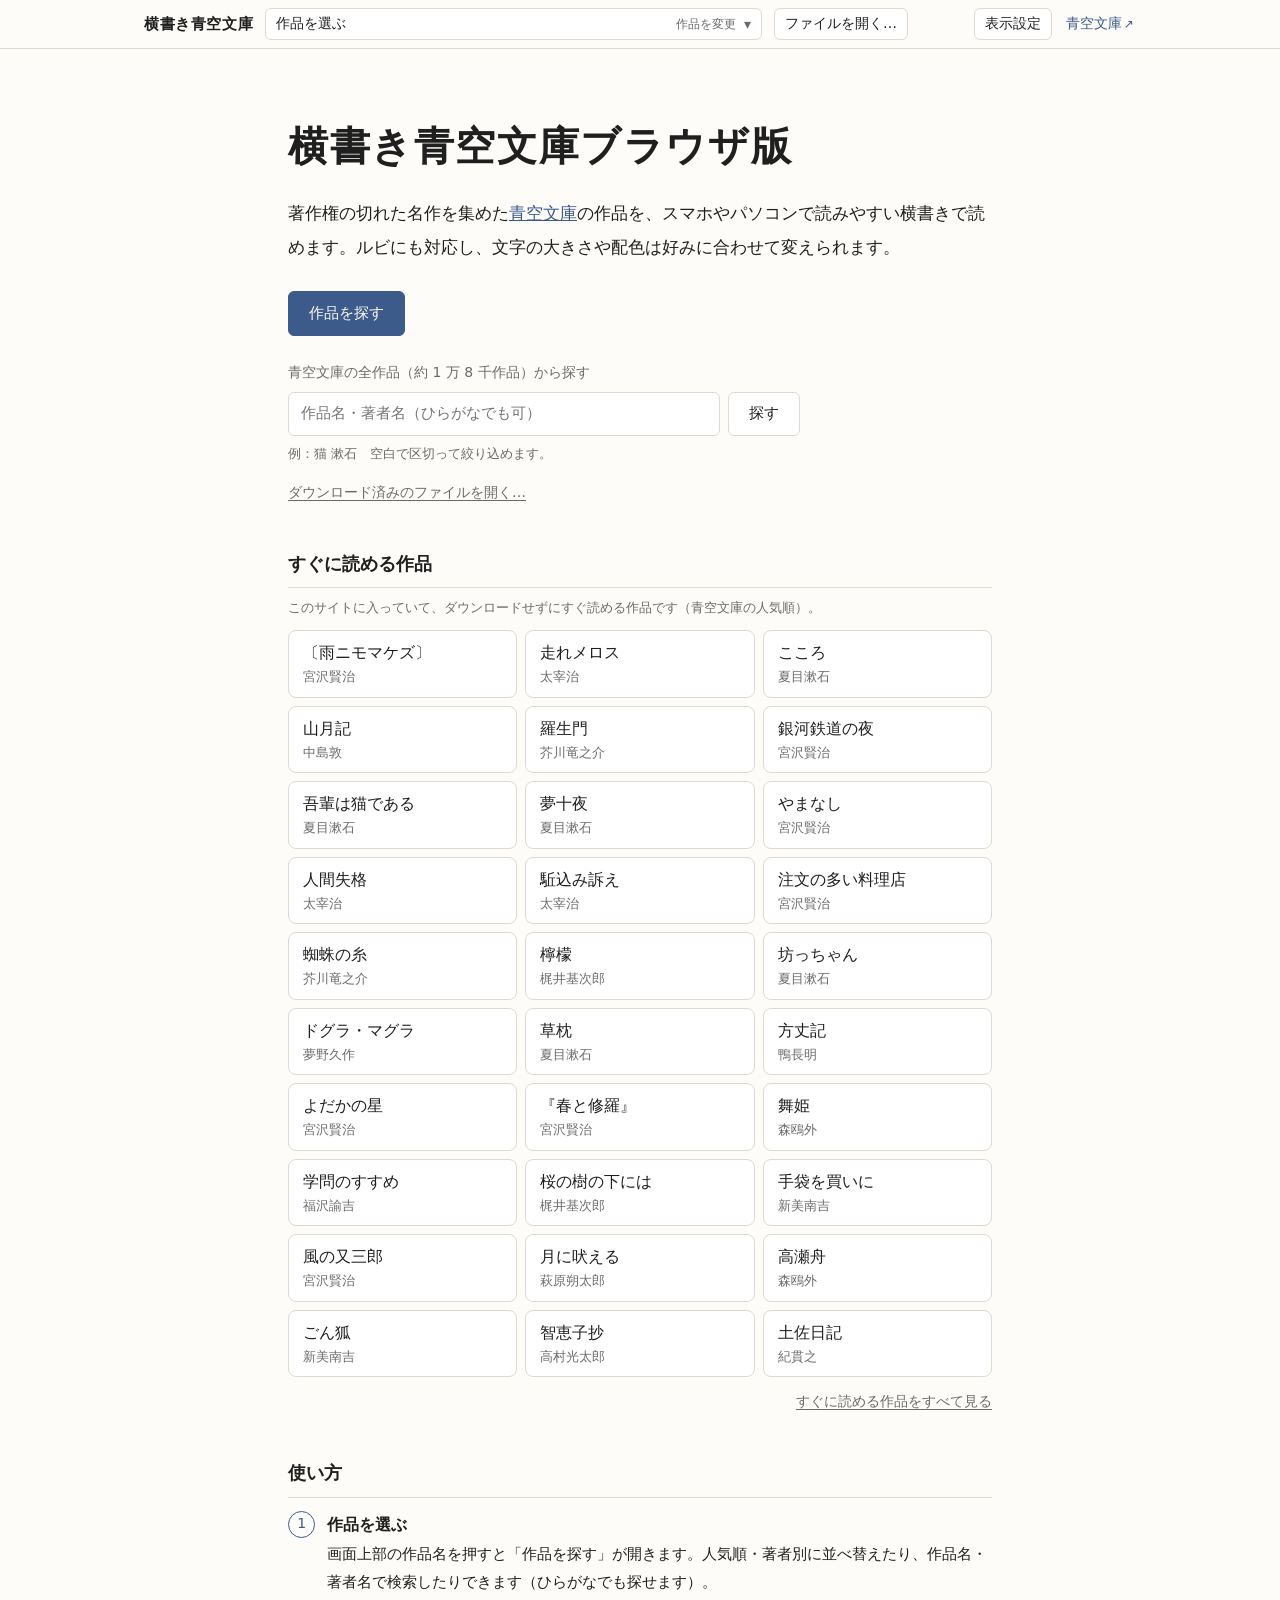
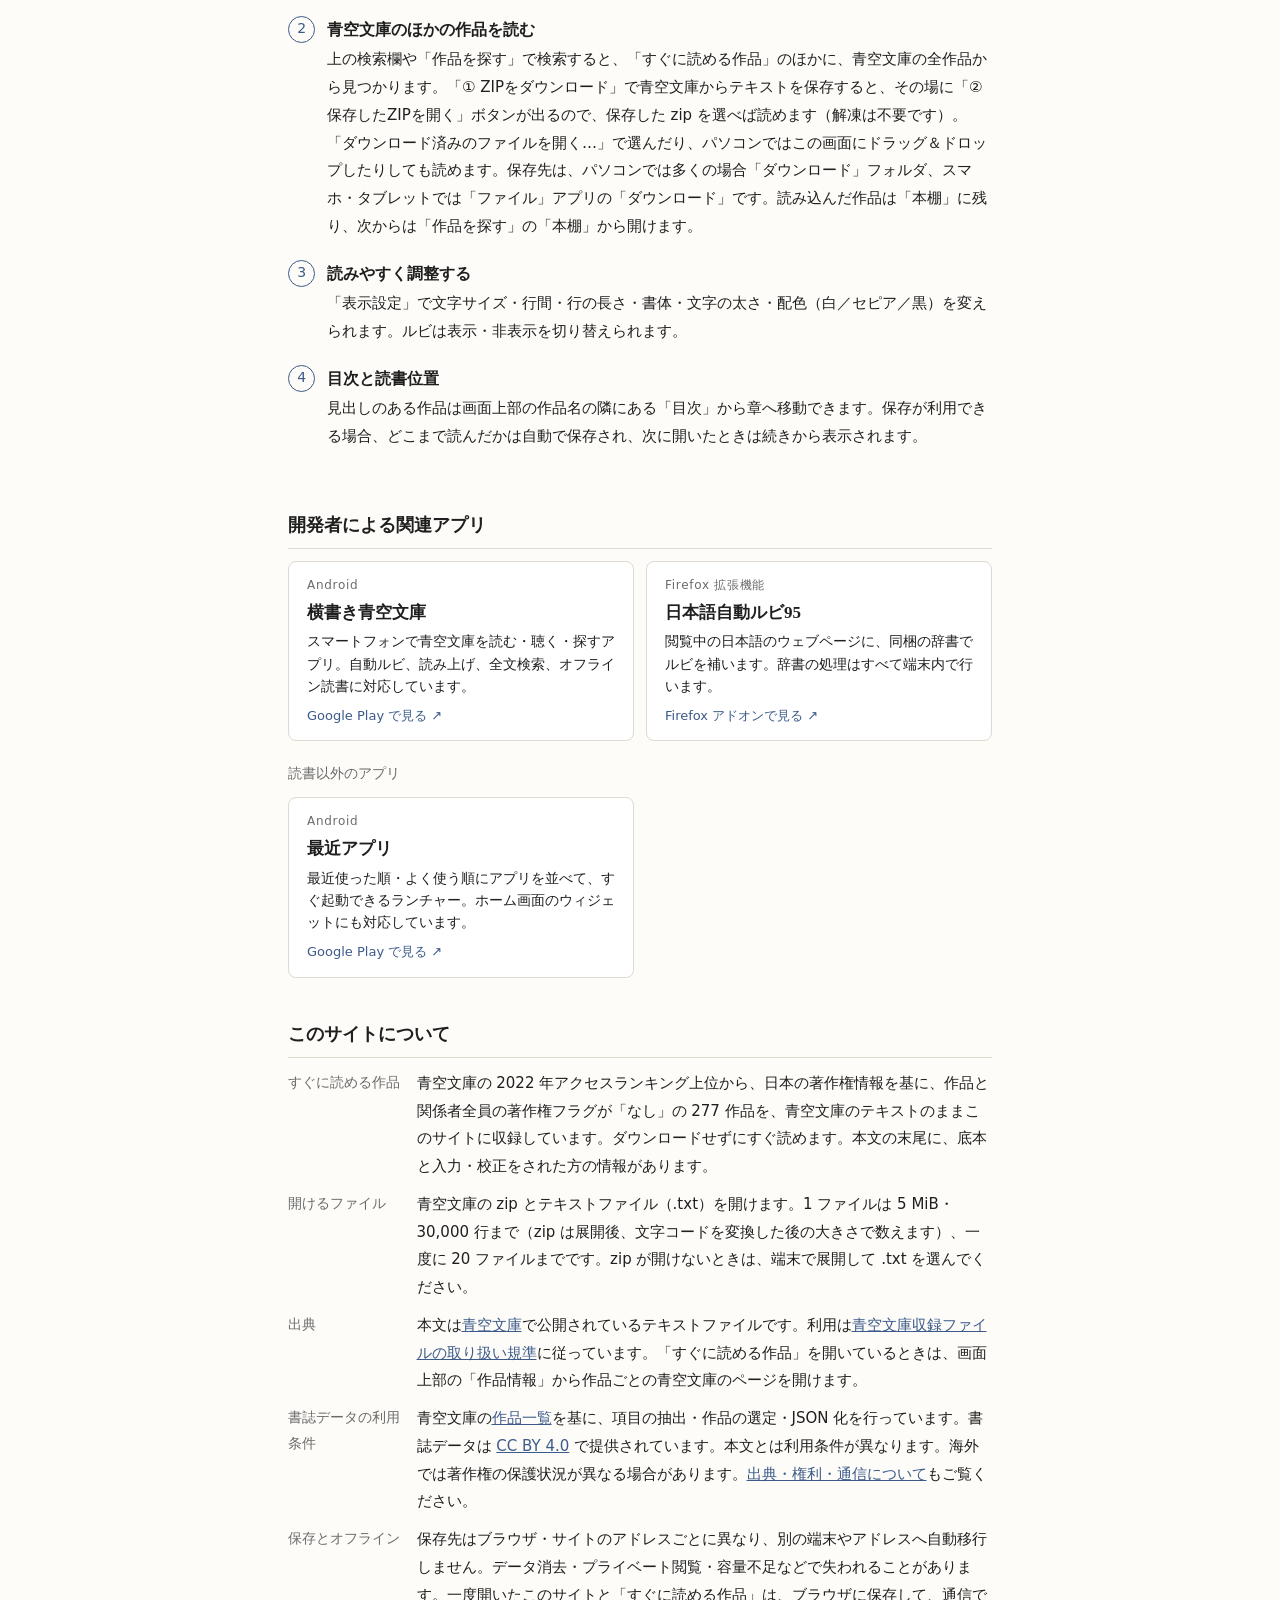
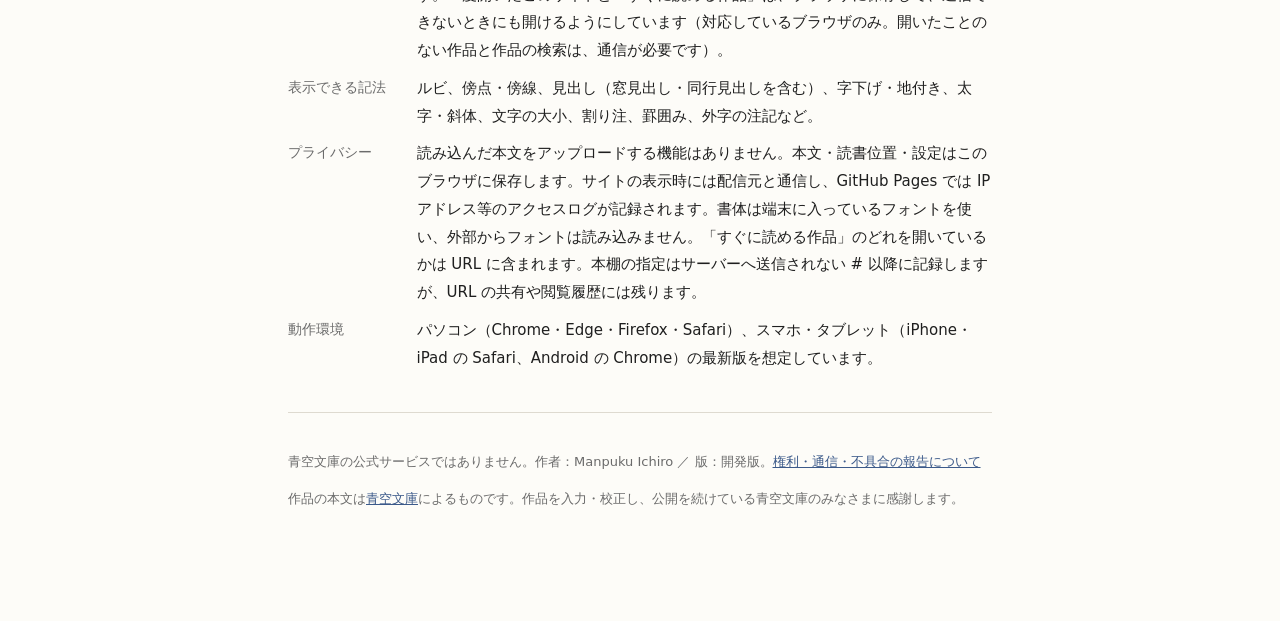
<file: index.html>
<!doctype html>
<html lang="ja">
<head>
  <meta charset="utf-8">
  <meta name="viewport" content="width=device-width, initial-scale=1, viewport-fit=cover">
  <meta name="description" content="青空文庫の作品を横書きで読むブラウザ用リーダー。ルビ・目次・読書位置の保存に対応。">
  <meta name="referrer" content="no-referrer">
  <meta http-equiv="Content-Security-Policy" content="default-src 'self'; script-src 'self'; style-src 'self' 'unsafe-inline'; font-src 'self'; connect-src 'self'; img-src 'self' data:; object-src 'none'; base-uri 'none'; form-action 'none'">
  <!-- スマホのブラウザの帯の色。reader.js が配色に合わせて書き換える -->
  <meta name="theme-color" content="#fdfcf8">
  <!-- ホーム画面に追加したときのアイコンの下の名前 -->
  <meta name="apple-mobile-web-app-title" content="横書き青空文庫">
  <meta name="application-name" content="横書き青空文庫">
  <title>横書き青空文庫ブラウザ版</title>
  <link rel="icon" href="favicon.ico" sizes="16x16 32x32 48x48">
  <link rel="icon" href="favicon.svg" type="image/svg+xml">
  <link rel="apple-touch-icon" href="apple-touch-icon.png">
  <link rel="stylesheet" href="style.css">
</head>
<body>
  <header class="toolbar" id="toolbar">
    <div class="toolbar-row">
      <a class="brand" id="home-link" href="./" title="はじめに（使い方と作品の案内）" aria-label="横書き青空文庫（はじめに）"><span class="brand-text">横書き青空文庫</span></a>
      <div class="work-controls">
        <button type="button" class="work-button" id="works-open" aria-haspopup="dialog" title="作品を探す">
          <span class="work-button-label" id="current-title">作品を選ぶ</span>
          <span class="work-change">作品を変更</span>
        </button>
        <button type="button" id="toc-open" aria-haspopup="dialog" aria-controls="toc-dialog" disabled hidden>目次なし</button>
      </div>
      <!-- wide-only：幅の狭い画面ではツールバーから外し、表示設定の「その他」に同じものを出す -->
      <button type="button" class="file-button wide-only" id="file-open">ファイルを開く…</button><input type="file" id="file-input" accept=".txt,.zip,text/plain,application/zip" multiple hidden>
      <span class="progress wide-only" id="progress" aria-live="off">0%</span>
      <button type="button" id="settings-toggle" aria-expanded="false" aria-controls="settings">表示設定</button>
      <a class="site-link wide-only" id="card-link" target="_blank" rel="noopener" title="この作品の情報（青空文庫）を新しいタブで開く" hidden>作品情報</a>
      <a class="site-link wide-only" href="https://www.aozora.gr.jp/" target="_blank" rel="noopener" title="青空文庫の公式サイトを新しいタブで開く">青空文庫</a>
    </div>
    <div class="settings" id="settings" hidden>
      <!-- よく使う順（文字の大きさ→配色とルビ→書体→その他）に並べる -->
      <section class="settings-group" aria-labelledby="settings-text">
        <h3 class="settings-heading" id="settings-text">文字と行</h3>
        <div class="setting">
          <span class="setting-label wide" id="fontSize-label">文字サイズ</span>
          <div class="stepper" role="group" aria-labelledby="fontSize-label">
            <button type="button" data-step="fontSize" data-dir="-1" aria-label="文字を小さく">－</button>
            <output id="fontSize-value"></output>
            <button type="button" data-step="fontSize" data-dir="1" aria-label="文字を大きく">＋</button>
          </div>
        </div>
        <div class="setting">
          <span class="setting-label wide" id="lineHeight-label">行間</span>
          <div class="stepper" role="group" aria-labelledby="lineHeight-label">
            <button type="button" data-step="lineHeight" data-dir="-1" aria-label="行間を狭く">－</button>
            <output id="lineHeight-value"></output>
            <button type="button" data-step="lineHeight" data-dir="1" aria-label="行間を広く">＋</button>
          </div>
        </div>
        <div class="setting">
          <span class="setting-label wide" id="measure-label">行の長さ</span>
          <div class="stepper" role="group" aria-labelledby="measure-label">
            <button type="button" data-step="measure" data-dir="-1" aria-label="行を短く">－</button>
            <output id="measure-value"></output>
            <button type="button" data-step="measure" data-dir="1" aria-label="行を長く">＋</button>
          </div>
        </div>
      </section>

      <section class="settings-group" aria-labelledby="settings-display">
        <h3 class="settings-heading" id="settings-display">表示</h3>
        <div class="setting">
          <label class="setting-label" for="theme-select">配色</label>
          <select id="theme-select">
            <option value="auto">端末に合わせる</option>
            <option value="light">白</option>
            <option value="sepia">セピア</option>
            <option value="dark">黒</option>
          </select>
        </div>
        <div class="setting">
          <label class="setting-label" for="mode-select">読み方</label>
          <select id="mode-select">
            <option value="scroll">スクロール</option>
            <option value="paged">ページ送り</option>
          </select>
        </div>
        <div class="setting">
          <label class="setting-label" for="ruby-select">ルビ</label>
          <select id="ruby-select">
            <option value="on">表示</option>
            <option value="off">非表示</option>
          </select>
        </div>
        <div class="setting-actions">
          <button type="button" class="text-button" id="reset-settings">表示設定を元に戻す</button>
        </div>
      </section>

      <section class="settings-group" aria-labelledby="settings-font">
        <h3 class="settings-heading" id="settings-font">フォント</h3>
        <div class="setting">
          <label class="setting-label" for="font-select">書体</label>
          <select id="font-select"></select>
        </div>
        <div class="setting">
          <label class="setting-label" for="weight-select">太さ</label>
          <select id="weight-select"></select>
        </div>
      </section>

      <section class="settings-group narrow-only" aria-labelledby="settings-more">
        <h3 class="settings-heading" id="settings-more">その他</h3>
        <div class="setting-actions">
          <button type="button" class="file-button" id="file-open-narrow">ファイルを開く…</button>
          <a class="site-link" id="card-link-narrow" target="_blank" rel="noopener" hidden>作品情報</a>
          <a class="site-link" href="https://www.aozora.gr.jp/" target="_blank" rel="noopener">青空文庫</a>
        </div>
      </section>
      <div class="settings-close-row">
        <button type="button" class="settings-close" id="settings-close">閉じる</button>
      </div>
    </div>
  </header>

  <div class="drop-overlay" id="drop-overlay" hidden>
    <div class="drop-message">
      <p>ここにドロップして読み込む</p>
      <p class="drop-note">青空文庫の zip またはテキスト（複数可）</p>
    </div>
  </div>

  <dialog class="popup works" id="works-dialog" aria-labelledby="works-title">
    <div class="popup-header">
      <h2 id="works-title">作品を探す</h2>
      <button type="button" id="works-close">閉じる</button>
    </div>
    <div class="works-controls">
      <div class="search-field">
        <input type="search" id="works-search" aria-describedby="works-search-help" placeholder="作品名・著者名で検索（ひらがなでも可）" aria-label="作品を検索" autocomplete="off">
        <button type="button" class="search-clear" id="works-search-clear" aria-label="検索語を消す" hidden>×</button>
      </div>
      <p class="search-help" id="works-search-help">例：猫 漱石　空白で区切って絞り込めます。</p>
      <button type="button" class="text-button" id="works-show-all" hidden>すべての作品を探す</button>
      <div id="works-order" class="segmented" role="radiogroup" aria-label="並べ方">
        <label><input type="radio" name="works-order" value="rank" checked>人気順</label>
        <label><input type="radio" name="works-order" value="author">著者別</label>
        <label><input type="radio" name="works-order" value="title">作品名順</label>
      </div>
      <button type="button" class="file-button" id="works-file-open"><span>DLしたファイルを</span><span>開く…</span></button><input type="file" id="works-file-input" accept=".txt,.zip,text/plain,application/zip" multiple hidden>
    </div>
    <div class="works-list" id="works-list"></div>
    <details class="works-note">
      <summary>「すぐに読める作品」とほかの作品の読み方</summary>
      <p>「すぐに読める作品」は、このサイトに入っている作品で、<a href="https://www.aozora.gr.jp/" target="_blank" rel="noopener">青空文庫</a>の 2022 年アクセスランキング（XHTML 版）の上位から、著作権の消滅した作品を選んでいます。ほかの作品は、図書カードから zip をダウンロードし、上の「DLしたファイルを開く…」で選ぶか、パソコンでは画面にドラッグ＆ドロップすると読めます。</p>
    </details>
  </dialog>

  <dialog class="popup toc" id="toc-dialog" aria-labelledby="toc-title">
    <div class="popup-header">
      <h2 id="toc-title">目次</h2>
      <button type="button" id="toc-close">閉じる</button>
    </div>
    <ol class="toc-list" id="toc-list"></ol>
  </dialog>

  <noscript>このリーダーを利用するには JavaScript を有効にしてください。</noscript>
  <p id="storage-warning" role="alert" hidden></p>
  <p id="reader-status" class="visually-hidden" role="status" aria-live="polite"></p>
  <main id="main">
    <!-- ホーム（はじめに）：トップを開いたとき、またはツールバーのサイト名を押したときに表示する -->
    <section class="home" id="home" aria-labelledby="home-title" hidden>
      <section class="home-section" id="home-resume-section" aria-labelledby="home-resume-title" hidden>
        <h2 id="home-resume-title">続きから読む</h2>
        <div class="resume-list" id="home-resume"></div>
      </section>

      <header class="home-hero">
        <h1 class="home-title" id="home-title">横書き青空文庫ブラウザ版</h1>
        <p class="home-lead">
          著作権の切れた名作を集めた<a href="https://www.aozora.gr.jp/" target="_blank" rel="noopener">青空文庫</a>の作品を、スマホやパソコンで読みやすい横書きで読めます。ルビにも対応し、文字の大きさや配色は好みに合わせて変えられます。
        </p>
        <div class="home-actions">
          <button type="button" class="primary" id="home-browse">作品を探す</button>
        </div>
        <form class="home-search" id="home-search" role="search">
          <label for="home-search-input">青空文庫の全作品（約 1 万 8 千作品）から探す</label>
          <div class="home-search-row">
            <input type="search" id="home-search-input" aria-describedby="home-search-help" placeholder="作品名・著者名（ひらがなでも可）" autocomplete="off">
            <button type="submit">探す</button>
          </div>
          <p class="search-help" id="home-search-help">例：猫 漱石　空白で区切って絞り込めます。</p>
        </form>
        <!-- 手元にファイルがある人向けなので、目立たない文字のボタンにする -->
        <p class="home-file"><button type="button" class="text-button" id="home-file-open">ダウンロード済みのファイルを開く…</button><input type="file" id="home-file-input" accept=".txt,.zip,text/plain,application/zip" multiple hidden></p>
        <p class="home-notice" id="home-notice" hidden></p>
      </header>

      <section class="home-section" aria-labelledby="home-popular-title">
        <h2 id="home-popular-title">すぐに読める作品</h2>
        <p class="home-note">このサイトに入っていて、ダウンロードせずにすぐ読める作品です（青空文庫の人気順）。</p>
        <div class="home-works" id="home-popular"></div>
        <p class="home-more"><button type="button" class="text-button" id="home-all">すぐに読める作品をすべて見る</button></p>
      </section>

      <section class="home-section" id="home-shelf-section" aria-labelledby="home-shelf-title" hidden>
        <h2 id="home-shelf-title">本棚</h2>
        <p class="home-note">このブラウザに保存されます。別の端末とは共有されません。</p>
        <div class="home-works" id="home-shelf"></div>
        <p class="home-more"><button type="button" class="text-button" id="home-shelf-all">本棚をすべて見る</button></p>
      </section>

      <section class="home-section" aria-labelledby="home-howto-title">
        <h2 id="home-howto-title">使い方</h2>
        <ol class="home-steps">
          <li>
            <h3>作品を選ぶ</h3>
            <p>画面上部の作品名を押すと「作品を探す」が開きます。人気順・著者別に並べ替えたり、作品名・著者名で検索したりできます（ひらがなでも探せます）。</p>
          </li>
          <li>
            <h3>青空文庫のほかの作品を読む</h3>
            <p>
              上の検索欄や「作品を探す」で検索すると、「すぐに読める作品」のほかに、青空文庫の全作品から見つかります。「① ZIPをダウンロード」で青空文庫からテキストを保存すると、その場に「② 保存したZIPを開く」ボタンが出るので、保存した zip を選べば読めます（解凍は不要です）。「ダウンロード済みのファイルを開く…」で選んだり、パソコンではこの画面にドラッグ＆ドロップしたりしても読めます。保存先は、パソコンでは多くの場合「ダウンロード」フォルダ、スマホ・タブレットでは「ファイル」アプリの「ダウンロード」です。読み込んだ作品は「本棚」に残り、次からは「作品を探す」の「本棚」から開けます。
            </p>
          </li>
          <li>
            <h3>読みやすく調整する</h3>
            <p>「表示設定」で文字サイズ・行間・行の長さ・書体・文字の太さ・配色（白／セピア／黒）を変えられます。ルビは表示・非表示を切り替えられます。</p>
          </li>
          <li>
            <h3>目次と読書位置</h3>
            <p>見出しのある作品は画面上部の作品名の隣にある「目次」から章へ移動できます。保存が利用できる場合、どこまで読んだかは自動で保存され、次に開いたときは続きから表示されます。</p>
          </li>
        </ol>
      </section>

      <section class="home-section" aria-labelledby="home-apps-title">
        <h2 id="home-apps-title">開発者による関連アプリ</h2>
        <div class="home-apps">
          <a class="home-app" href="https://play.google.com/store/apps/details?id=com.manpukuichiro.aozorabunkoreader&amp;hl=ja" target="_blank" rel="noopener">
            <span class="home-app-platform">Android</span>
            <span class="home-app-name">横書き青空文庫</span>
            <span class="home-app-desc">スマートフォンで青空文庫を読む・聴く・探すアプリ。自動ルビ、読み上げ、全文検索、オフライン読書に対応しています。</span>
            <span class="home-app-store">Google Play で見る</span>
          </a>
          <a class="home-app" href="https://addons.mozilla.org/ja/firefox/addon/%E6%97%A5%E6%9C%AC%E8%AA%9E%E8%87%AA%E5%8B%95%E3%83%AB%E3%83%9395/" target="_blank" rel="noopener">
            <span class="home-app-platform">Firefox 拡張機能</span>
            <span class="home-app-name">日本語自動ルビ95</span>
            <span class="home-app-desc">閲覧中の日本語のウェブページに、同梱の辞書でルビを補います。辞書の処理はすべて端末内で行います。</span>
            <span class="home-app-store">Firefox アドオンで見る</span>
          </a>
        </div>
        <h3 class="home-apps-other">読書以外のアプリ</h3>
        <div class="home-apps">
          <a class="home-app" href="https://play.google.com/store/apps/details?id=com.manpukuichiro.recentapp&amp;hl=ja" target="_blank" rel="noopener">
            <span class="home-app-platform">Android</span>
            <span class="home-app-name">最近アプリ</span>
            <span class="home-app-desc">最近使った順・よく使う順にアプリを並べて、すぐ起動できるランチャー。ホーム画面のウィジェットにも対応しています。</span>
            <span class="home-app-store">Google Play で見る</span>
          </a>
        </div>
      </section>

      <section class="home-section" aria-labelledby="home-about-title">
        <h2 id="home-about-title">このサイトについて</h2>
        <dl class="home-facts">
          <dt>すぐに読める作品</dt>
          <dd>
            青空文庫の 2022 年アクセスランキング上位から、日本の著作権情報を基に、作品と関係者全員の著作権フラグが「なし」の <span id="home-count">277</span> 作品を、青空文庫のテキストのままこのサイトに収録しています。ダウンロードせずにすぐ読めます。本文の末尾に、底本と入力・校正をされた方の情報があります。
          </dd>
          <dt>開けるファイル</dt>
          <dd>青空文庫の zip とテキストファイル（.txt）を開けます。1 ファイルは 5 MiB・30,000 行まで（zip は展開後、文字コードを変換した後の大きさで数えます）、一度に 20 ファイルまでです。zip が開けないときは、端末で展開して .txt を選んでください。</dd>
          <dt>出典</dt>
          <dd>
            本文は<a href="https://www.aozora.gr.jp/" target="_blank" rel="noopener">青空文庫</a>で公開されているテキストファイルです。利用は<a href="https://www.aozora.gr.jp/guide/kijyunn.html" target="_blank" rel="noopener">青空文庫収録ファイルの取り扱い規準</a>に従っています。「すぐに読める作品」を開いているときは、画面上部の「作品情報」から作品ごとの青空文庫のページを開けます。
          </dd>
          <dt>書誌データの利用条件</dt>
          <dd>青空文庫の<a href="https://www.aozora.gr.jp/index_pages/person_all.html">作品一覧</a>を基に、項目の抽出・作品の選定・JSON 化を行っています。書誌データは <a href="https://creativecommons.org/licenses/by/4.0/">CC BY 4.0</a> で提供されています。本文とは利用条件が異なります。海外では著作権の保護状況が異なる場合があります。<a href="NOTICE.html">出典・権利・通信について</a>もご覧ください。</dd>
          <dt>保存とオフライン</dt>
          <dd>保存先はブラウザ・サイトのアドレスごとに異なり、別の端末やアドレスへ自動移行しません。データ消去・プライベート閲覧・容量不足などで失われることがあります。一度開いたこのサイトと「すぐに読める作品」は、ブラウザに保存して、通信できないときにも開けるようにしています（対応しているブラウザのみ。開いたことのない作品と作品の検索は、通信が必要です）。</dd>
          <dt>表示できる記法</dt>
          <dd>ルビ、傍点・傍線、見出し（窓見出し・同行見出しを含む）、字下げ・地付き、太字・斜体、文字の大小、割り注、罫囲み、外字の注記など。</dd>
          <dt>プライバシー</dt>
          <dd>
            読み込んだ本文をアップロードする機能はありません。本文・読書位置・設定はこのブラウザに保存します。サイトの表示時には配信元と通信し、GitHub Pages では IP アドレス等のアクセスログが記録されます。書体は端末に入っているフォントを使い、外部からフォントは読み込みません。「すぐに読める作品」のどれを開いているかは URL に含まれます。本棚の指定はサーバーへ送信されない # 以降に記録しますが、URL の共有や閲覧履歴には残ります。
          </dd>
          <dt>動作環境</dt>
          <dd>パソコン（Chrome・Edge・Firefox・Safari）、スマホ・タブレット（iPhone・iPad の Safari、Android の Chrome）の最新版を想定しています。</dd>
        </dl>
      </section>

      <footer class="home-footer">
        <p>青空文庫の公式サービスではありません。作者：Manpuku Ichiro ／ 版：<span class="build-version">開発版</span>。<a href="NOTICE.html">権利・通信・不具合の報告について</a></p>
        <p>
          作品の本文は<a href="https://www.aozora.gr.jp/" target="_blank" rel="noopener">青空文庫</a>によるものです。作品を入力・校正し、公開を続けている青空文庫のみなさまに感謝します。
        </p>
      </footer>
    </section>

    <article class="text" id="text">
      <p class="status">読み込み中…</p>
    </article>
  </main>

  <!-- ページ送りのときだけ出す：ページ番号と、ツールバーを出している間の移動用のバー -->
  <div class="pager" id="pager" hidden>
    <div class="page-undo" id="page-undo" hidden>
      <button type="button" id="page-undo-button">元のページに戻る</button>
    </div>
    <div class="page-seek-row">
      <input type="range" id="page-seek" min="1" max="1" value="1" step="1" aria-label="ページを移動">
    </div>
    <p class="page-info"><span class="page-chapter" id="page-chapter"></span><span id="page-number"></span></p>
  </div>

  <!-- 外字の説明など、短いお知らせを画面下に出す（タッチ操作ではマウスを重ねる説明が見られないため） -->
  <p class="toast" id="toast" role="status" hidden></p>

  <script src="aozora.js"></script>
  <script src="reader-data.js"></script>
  <script src="library.js"></script>
  <script src="catalog.js"></script>
  <script src="reader.js"></script>
</body>
</html>
</file>
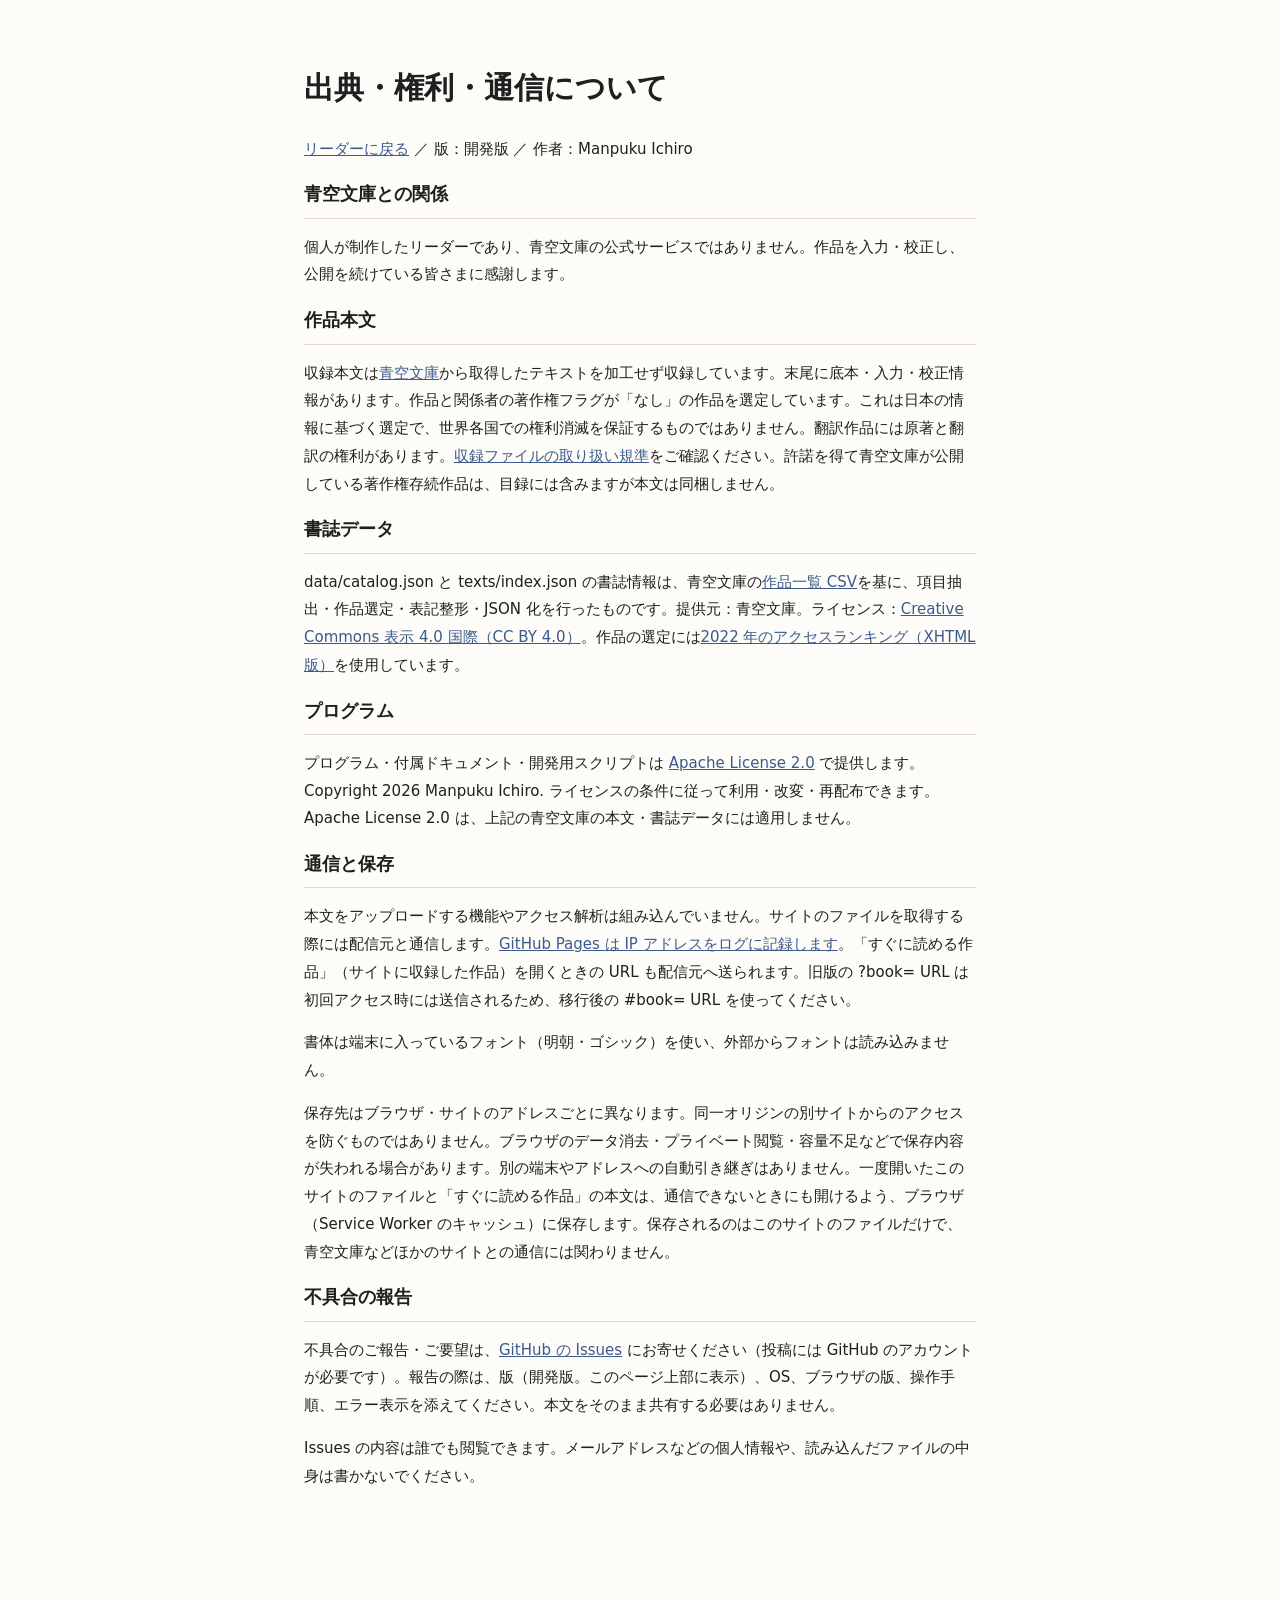
<file: NOTICE.html>
<!doctype html>
<html lang="ja">
<head>
<meta charset="utf-8">
<meta name="viewport" content="width=device-width, initial-scale=1">
<meta name="referrer" content="no-referrer">
<meta http-equiv="Content-Security-Policy" content="default-src 'none'; style-src 'self'; img-src 'self'; base-uri 'none'; form-action 'none'">
<title>出典・権利・通信について — 横書き青空文庫ブラウザ版</title>
<link rel="icon" href="favicon.ico" sizes="16x16 32x32 48x48">
<link rel="icon" href="favicon.svg" type="image/svg+xml">
<link rel="stylesheet" href="style.css">
</head>
<body><main class="home">
<h1>出典・権利・通信について</h1>
<p><a href="./">リーダーに戻る</a> ／ 版：<span class="build-version">開発版</span> ／ 作者：Manpuku Ichiro</p>
<h2>青空文庫との関係</h2>
<p>個人が制作したリーダーであり、青空文庫の公式サービスではありません。作品を入力・校正し、公開を続けている皆さまに感謝します。</p>
<h2>作品本文</h2>
<p>収録本文は<a href="https://www.aozora.gr.jp/">青空文庫</a>から取得したテキストを加工せず収録しています。末尾に底本・入力・校正情報があります。作品と関係者の著作権フラグが「なし」の作品を選定しています。これは日本の情報に基づく選定で、世界各国での権利消滅を保証するものではありません。翻訳作品には原著と翻訳の権利があります。<a href="https://www.aozora.gr.jp/guide/kijyunn.html">収録ファイルの取り扱い規準</a>をご確認ください。許諾を得て青空文庫が公開している著作権存続作品は、目録には含みますが本文は同梱しません。</p>
<h2>書誌データ</h2>
<p>data/catalog.json と texts/index.json の書誌情報は、青空文庫の<a href="https://www.aozora.gr.jp/index_pages/list_person_all_extended_utf8.zip">作品一覧 CSV</a>を基に、項目抽出・作品選定・表記整形・JSON 化を行ったものです。提供元：青空文庫。ライセンス：<a href="https://creativecommons.org/licenses/by/4.0/">Creative Commons 表示 4.0 国際（CC BY 4.0）</a>。作品の選定には<a href="https://www.aozora.gr.jp/access_ranking/">2022 年のアクセスランキング（XHTML 版）</a>を使用しています。</p>
<h2>プログラム</h2>
<p>プログラム・付属ドキュメント・開発用スクリプトは <a href="LICENSE">Apache License 2.0</a> で提供します。Copyright 2026 Manpuku Ichiro. ライセンスの条件に従って利用・改変・再配布できます。Apache License 2.0 は、上記の青空文庫の本文・書誌データには適用しません。</p>
<h2>通信と保存</h2>
<p>本文をアップロードする機能やアクセス解析は組み込んでいません。サイトのファイルを取得する際には配信元と通信します。<a href="https://docs.github.com/en/pages/getting-started-with-github-pages/what-is-github-pages">GitHub Pages は IP アドレスをログに記録します</a>。「すぐに読める作品」（サイトに収録した作品）を開くときの URL も配信元へ送られます。旧版の ?book= URL は初回アクセス時には送信されるため、移行後の #book= URL を使ってください。</p>
<p>書体は端末に入っているフォント（明朝・ゴシック）を使い、外部からフォントは読み込みません。</p>
<p>保存先はブラウザ・サイトのアドレスごとに異なります。同一オリジンの別サイトからのアクセスを防ぐものではありません。ブラウザのデータ消去・プライベート閲覧・容量不足などで保存内容が失われる場合があります。別の端末やアドレスへの自動引き継ぎはありません。一度開いたこのサイトのファイルと「すぐに読める作品」の本文は、通信できないときにも開けるよう、ブラウザ（Service Worker のキャッシュ）に保存します。保存されるのはこのサイトのファイルだけで、青空文庫などほかのサイトとの通信には関わりません。</p>
<h2>不具合の報告</h2>
<p>不具合のご報告・ご要望は、<a href="https://github.com/manpukuichiro/aozora-yokogaki/issues">GitHub の Issues</a> にお寄せください（投稿には GitHub のアカウントが必要です）。報告の際は、版（<span class="build-version">開発版</span>。このページ上部に表示）、OS、ブラウザの版、操作手順、エラー表示を添えてください。本文をそのまま共有する必要はありません。</p>
<p>Issues の内容は誰でも閲覧できます。メールアドレスなどの個人情報や、読み込んだファイルの中身は書かないでください。</p>
</main></body></html>
</file>
<file: style.css>
:root {
  --bg: #fdfcf8;
  --fg: #1f1f1f;
  --muted: #6b6b6b;
  --bar-bg: rgba(253, 252, 248, 0.94);
  --border: #dedad0;
  --control-bg: #ffffff;
  --accent: #3c5a8a;
  /* 取り消せない操作（本棚から削除） */
  --danger: #b3261e;

  /* reader.js が上書きする読書用の値 */
  --font-size: 18px;
  --line-height: 1.9;
  --measure: 36em;
  --font-weight: 400;
  --font-family: "Hiragino Mincho ProN", "Yu Mincho", "YuMincho", "Noto Serif CJK JP", serif;

  color-scheme: light;
}

@media (prefers-color-scheme: dark) {
  :root[data-theme="auto"] {
    --bg: #17181a;
    --fg: #d9d6cf;
    --muted: #8d8a84;
    --bar-bg: rgba(23, 24, 26, 0.94);
    --border: #33353a;
    --control-bg: #222327;
    --accent: #8fb0e0;
    --danger: #f2948a;
    color-scheme: dark;
  }
}

:root[data-theme="sepia"] {
  --bg: #f4ecd8;
  --fg: #3b3024;
  --muted: #7a6a55;
  --bar-bg: rgba(244, 236, 216, 0.94);
  --border: #d8cbaa;
  --control-bg: #fbf5e6;
  --accent: #7a4f1d;
  --danger: #a3291c;
}

:root[data-theme="dark"] {
  --bg: #17181a;
  --fg: #d9d6cf;
  --muted: #8d8a84;
  --bar-bg: rgba(23, 24, 26, 0.94);
  --border: #33353a;
  --control-bg: #222327;
  --accent: #8fb0e0;
  --danger: #f2948a;
  color-scheme: dark;
}

* {
  box-sizing: border-box;
}

html {
  -webkit-text-size-adjust: 100%;
  text-size-adjust: 100%;
}

body {
  margin: 0;
  background: var(--bg);
  color: var(--fg);
  font-family: system-ui, -apple-system, "Segoe UI", "Hiragino Sans", "Yu Gothic UI", sans-serif;
}

/* ---- ツールバー ---- */

.toolbar {
  position: sticky;
  top: 0;
  z-index: 10;
  background: var(--bar-bg);
  border-bottom: 1px solid var(--border);
  backdrop-filter: blur(6px);
  font-size: 14px;
}

.toolbar-row,
.settings {
  max-width: 64rem;
  margin: 0 auto;
  padding: 8px 16px;
  display: flex;
  flex-wrap: wrap;
  align-items: center;
  gap: 8px 12px;
}

/* 設定パネル：役割ごとのグループに分け、グループ間は広く、グループ内は詰めて並べる */
.settings {
  border-top: 1px solid var(--border);
  align-items: flex-start;
  gap: 14px 40px;
  padding-top: 12px;
  padding-bottom: 14px;
}

.settings[hidden] {
  display: none;
}

.settings-group {
  display: flex;
  flex-direction: column;
  gap: 8px;
}

.settings-heading {
  margin: 0 0 2px;
  color: var(--muted);
  font-size: 12px;
  font-weight: normal;
  letter-spacing: 0.08em;
}

.setting {
  display: flex;
  align-items: center;
  gap: 8px;
}

/* グループ内でラベルの幅をそろえ、操作部品の左端を縦に合わせる。
   幅はそのグループのいちばん長いラベルに合わせて、ラベルと部品を離しすぎない */
.setting-label {
  flex: none;
  width: 2.5em;
}

.setting-label.wide {
  width: 5em;
}

.setting-actions {
  display: flex;
  flex-wrap: wrap;
  gap: 8px;
}

/* －／値／＋をひとつの部品に見せる */
.stepper {
  display: inline-flex;
  align-items: stretch;
  border: 1px solid var(--border);
  border-radius: 6px;
  background: var(--control-bg);
  overflow: hidden;
}

.stepper button {
  min-width: 34px;
  border: 0;
  border-radius: 0;
  background: transparent;
  padding: 4px 8px;
}

.stepper button:hover {
  background: var(--bar-bg);
}

.stepper button:focus-visible {
  outline-offset: -2px;
}

.stepper output {
  min-width: 5.5em;
  padding: 0 4px;
  /* 下端の細い線で、最小から最大までのどのあたりかを示す（--level は reader.js が 0〜1 で入れる） */
  background: linear-gradient(var(--accent), var(--accent)) left bottom / calc(var(--level, 0.5) * 100%) 3px no-repeat;
  border-left: 1px solid var(--border);
  border-right: 1px solid var(--border);
  display: flex;
  align-items: center;
  justify-content: center;
  font-variant-numeric: tabular-nums;
}

/* 表示設定の「閉じる」：グループの並びの下に、右寄せで置く */
.settings-close-row {
  display: flex;
  justify-content: flex-end;
  flex: 1 0 100%;
}

.settings-close {
  min-width: 6em;
}

/* 目立たせない操作（設定の初期化など） */
.text-button {
  min-height: 28px;
  padding: 2px 0;
  border: 0;
  background: transparent;
  color: var(--muted);
  font-size: 13px;
  text-decoration: underline;
  text-underline-offset: 0.2em;
}

.text-button:hover {
  color: var(--fg);
}

@media (max-width: 480px) {
  .settings {
    gap: 14px 24px;
  }
}

/* 開いている作品名。押すと作品一覧が開く */
.work-controls {
  display: flex;
  flex: 1 1 16rem;
  min-width: 0;
  align-items: center;
  gap: 8px;
}

.work-controls > #toc-open {
  flex: none;
}

.work-change {
  flex: none;
  color: var(--muted);
  font-size: 12px;
  white-space: nowrap;
}

.search-help {
  margin: 6px 0 0;
  color: var(--muted);
  font-size: 13px;
}

.works-controls .search-help {
  flex-basis: 100%;
}

/* 並べ方の切り替えの右端に置く */
#works-file-open {
  margin-left: auto;
}

/* スマホでは 2 行にして、並べ方の切り替えと同じ行に収める */
@media (max-width: 480px) {
  #works-file-open {
    flex-wrap: wrap;
    justify-content: center;
    width: min-content;
    line-height: 1.3;
  }

  #works-file-open span {
    white-space: nowrap;
  }

  /* 並べ方が 3 つになったので、文字と余白を詰めて同じ行に収める */
  .works .works-controls {
    column-gap: 8px;
    padding-inline: 12px;
  }

  #works-order label {
    padding: 6px 7px;
    font-size: 14px;
  }

  #works-file-open {
    padding: 4px 8px;
    font-size: 13px;
  }
}

#works-order[hidden],
#works-show-all[hidden] {
  display: none;
}

.shelf-item {
  display: flex;
  align-items: center;
  min-width: 0;
  gap: 8px;
}

.shelf-item > .work-item,
.shelf-item > .work-row,
.shelf-item > .home-work {
  flex: 1;
  min-width: 0;
}

.shelf-remove {
  flex: none;
  margin-right: 12px;
}

/* 保存した本文と読書位置を消す操作なので赤にする（ホバーの色の上書きより強く指定する） */
.text-button.shelf-remove,
.text-button.shelf-remove:hover {
  color: var(--danger);
}

.shelf-item-home {
  align-items: stretch;
}

.work-button {
  flex: 1 1 12rem;
  min-width: 0;
  display: flex;
  align-items: center;
  gap: 8px;
  text-align: left;
}

.work-button-label {
  flex: 1;
  min-width: 0;
  overflow: hidden;
  text-overflow: ellipsis;
  white-space: nowrap;
}

.work-button::after {
  content: '▾';
  color: var(--muted);
}

.progress {
  color: var(--muted);
  font-variant-numeric: tabular-nums;
  min-width: 3em;
  text-align: right;
}

button,
select,
.file-button {
  font: inherit;
  color: var(--fg);
  background: var(--control-bg);
  border: 1px solid var(--border);
  border-radius: 6px;
  padding: 4px 10px;
  min-height: 32px;
  cursor: pointer;
}

.file-button {
  display: inline-flex;
  align-items: center;
}

/* 青空文庫の公式サイトへのリンク */
.site-link {
  display: inline-flex;
  align-items: center;
  min-height: 32px;
  padding: 4px 2px;
  color: var(--accent);
  text-decoration: none;
}

.site-link[hidden] {
  display: none;
}

.site-link:hover {
  text-decoration: underline;
}

.site-link::after {
  content: '↗';
  margin-left: 2px;
  font-size: 0.85em;
}

button:focus-visible,
select:focus-visible,
.site-link:focus-visible,
.file-button:focus-within {
  outline: 2px solid var(--accent);
  outline-offset: 1px;
}

button:disabled {
  cursor: default;
  opacity: 0.45;
}

/* ---- ドラッグ＆ドロップ ---- */

.drop-overlay {
  position: fixed;
  inset: 0;
  z-index: 20;
  display: flex;
  align-items: center;
  justify-content: center;
  padding: 16px;
  background: rgba(0, 0, 0, 0.35);
  /* 子要素の出入りで dragleave が乱発しないよう、ポインターは受けない */
  pointer-events: none;
}

.drop-overlay[hidden] {
  display: none;
}

.drop-message {
  padding: 32px 48px;
  border: 2px dashed var(--accent);
  border-radius: 12px;
  background: var(--bg);
  color: var(--fg);
  text-align: center;
  font-size: 18px;
}

.drop-message p {
  margin: 0;
}

.drop-message .drop-note {
  margin-top: 8px;
  color: var(--muted);
  font-size: 14px;
}

/* ---- 目次（ポップアップ） ---- */

/* 目次・作品一覧に共通のポップアップ */
/* 画面の中央に置くので、端の余白は上下・左右それぞれ大きいほうに合わせる（左右で違う画面でも隠れない） */
.popup {
  --popup-gap-x: max(16px, env(safe-area-inset-left), env(safe-area-inset-right));
  --popup-gap-y: max(16px, env(safe-area-inset-top), env(safe-area-inset-bottom));
  width: min(28rem, calc(100vw - 2 * var(--popup-gap-x)));
  max-height: min(36rem, calc(100dvh - 2 * var(--popup-gap-y)));
  padding: 0;
  border: 1px solid var(--border);
  border-radius: 10px;
  background: var(--bg);
  color: var(--fg);
  box-shadow: 0 12px 40px rgba(0, 0, 0, 0.25);
  font-size: 15px;
  overflow: hidden;
}

.popup[open] {
  display: flex;
  flex-direction: column;
}

.popup::backdrop {
  background: rgba(0, 0, 0, 0.35);
}

.popup-header {
  display: flex;
  align-items: center;
  justify-content: space-between;
  gap: 12px;
  padding: 10px 12px 10px 16px;
  border-bottom: 1px solid var(--border);
}

.popup-header h2 {
  margin: 0;
  font-size: 16px;
}

/* ---- 作品一覧 ---- */

.works {
  width: min(36rem, calc(100vw - 2 * var(--popup-gap-x)));
  height: min(44rem, calc(100dvh - 2 * var(--popup-gap-y)));
  max-height: none;
}

.works-controls {
  display: flex;
  flex-wrap: wrap;
  align-items: center;
  gap: 8px 12px;
  padding: 12px 16px;
  border-bottom: 1px solid var(--border);
}

/* 検索欄と、右端の「検索語を消す」ボタン */
.search-field {
  position: relative;
  display: flex;
  flex: 1 1 14rem;
  min-width: 0;
}

.works-controls input[type="search"] {
  flex: 1 1 auto;
  min-width: 0;
  min-height: 36px;
  padding: 4px 40px 4px 10px;
  border: 1px solid var(--border);
  border-radius: 6px;
  background: var(--control-bg);
  color: var(--fg);
  font: inherit;
}

.works-controls input[type="search"]:focus-visible {
  outline: 2px solid var(--accent);
  outline-offset: 1px;
}

/* ブラウザ標準の小さな × は環境ごとに出たり出なかったりするので消し、自前のボタンにそろえる */
.works-controls input[type="search"]::-webkit-search-cancel-button {
  -webkit-appearance: none;
  appearance: none;
}

.search-clear {
  position: absolute;
  top: 50%;
  right: 4px;
  display: grid;
  place-items: center;
  width: 32px;
  height: 32px;
  padding: 0;
  border: 0;
  border-radius: 50%;
  background: transparent;
  color: var(--muted);
  font-size: 20px;
  line-height: 1;
  transform: translateY(-50%);
  cursor: pointer;
}

.search-clear[hidden] {
  display: none;
}

.search-clear:hover {
  color: var(--fg);
  background: var(--border);
}

/* 人気順／著者別の切り替え */
.segmented {
  display: inline-flex;
  border: 1px solid var(--border);
  border-radius: 6px;
  overflow: hidden;
}

.segmented label {
  padding: 6px 12px;
  background: var(--control-bg);
  cursor: pointer;
}

.segmented label + label {
  border-left: 1px solid var(--border);
}

.segmented input {
  position: absolute;
  opacity: 0;
  pointer-events: none;
}

.segmented label:has(input:checked) {
  background: var(--accent);
  color: var(--bg);
}

.segmented label:has(input:focus-visible) {
  outline: 2px solid var(--accent);
  outline-offset: -2px;
}

.works-list {
  flex: 1;
  overflow-y: auto;
  overscroll-behavior: contain;
  padding-bottom: 6px;
}

.works-section {
  position: sticky;
  top: 0;
  margin: 0;
  padding: 8px 16px 4px;
  background: var(--bg);
  color: var(--muted);
  font-size: 13px;
  font-weight: normal;
}

.work-item {
  display: flex;
  align-items: baseline;
  gap: 10px;
  width: 100%;
  min-height: 40px;
  padding: 8px 16px;
  border: 0;
  border-radius: 0;
  background: transparent;
  text-align: left;
  line-height: 1.5;
}

.work-item:hover,
.work-row:hover {
  background: var(--control-bg);
}

/* 著者名を押せる行：作品を開くボタンと著者名を横に並べる */
.work-row {
  display: flex;
  align-items: baseline;
  min-width: 0;
  padding-right: 16px;
}

.work-row > .work-item {
  flex: 1;
  min-width: 0;
  padding-right: 10px;
}

.work-row > .work-item:hover {
  background: transparent;
}

.work-item:focus-visible {
  outline-offset: -2px;
}

.work-item[aria-current] {
  color: var(--accent);
  font-weight: bolder;
  box-shadow: inset 3px 0 0 var(--accent);
}

.work-rank {
  flex: none;
  min-width: 2em;
  color: var(--muted);
  font-size: 13px;
  font-variant-numeric: tabular-nums;
  text-align: right;
}

.work-title {
  flex: 1;
  min-width: 0;
  font-family: var(--font-family);
}

.work-author {
  flex: none;
  max-width: 45%;
  color: var(--muted);
  font-size: 13px;
  overflow: hidden;
  text-overflow: ellipsis;
  white-space: nowrap;
}

/* 青空文庫の全作品からの結果 */
.works-hint {
  margin: 0;
  padding: 10px 16px;
  color: var(--muted);
  font-size: 13px;
  line-height: 1.6;
}

.catalog-item {
  display: flex;
  align-items: center;
  gap: 12px;
  padding: 8px 16px;
  border-top: 1px solid var(--border);
}

.catalog-text {
  flex: 1;
  min-width: 0;
  display: flex;
  flex-direction: column;
  line-height: 1.5;
}

.catalog-text .work-author {
  max-width: none;
  white-space: normal;
}

/* 目録の検索結果の著者名。押すとその著者の作品に絞り込む */
.author-link {
  padding: 0;
  border: 0;
  background: transparent;
  color: inherit;
  font: inherit;
  text-decoration: underline dotted;
  text-underline-offset: 0.2em;
  cursor: pointer;
}

.author-link:hover {
  color: var(--accent);
  text-decoration-style: solid;
}

/* 「作品を探す」の、押すと著者で絞り込むボタンの並び */
.author-shortcuts {
  display: flex;
  flex-wrap: wrap;
  gap: 6px;
  padding: 4px 16px 10px;
}

.author-chip {
  min-height: 30px;
  padding: 3px 12px;
  border-radius: 999px;
  font-size: 13px;
}

.author-chip:hover {
  border-color: var(--accent);
  color: var(--accent);
}

.catalog-actions {
  flex: none;
  display: flex;
  flex-direction: column;
  align-items: flex-end;
  gap: 2px;
  font-size: 13px;
}

.catalog-actions a {
  color: var(--accent);
  white-space: nowrap;
}

.catalog-missing {
  margin: 0;
  color: var(--muted);
}

.works-more {
  display: block;
  margin: 8px auto 4px;
}

.works-empty {
  margin: 0;
  padding: 24px 16px;
  color: var(--muted);
  text-align: center;
}

.works-note {
  margin: 0;
  padding: 8px 16px 10px;
  border-top: 1px solid var(--border);
  color: var(--muted);
  font-size: 12px;
  line-height: 1.6;
}

.works-note a {
  color: var(--accent);
}

/* ふだんは 1 行だけにして、一覧の高さを空ける */
.works-note summary {
  cursor: pointer;
}

.works-note p {
  margin: 4px 0 0;
}

/* ---- 目次 ---- */

.toc-list {
  margin: 0;
  padding: 6px 0;
  list-style: none;
  overflow-y: auto;
  overscroll-behavior: contain;
}

.toc-item {
  display: block;
  width: 100%;
  min-height: 40px;
  padding: 8px 16px;
  border: 0;
  border-radius: 0;
  background: transparent;
  font-family: var(--font-family);
  text-align: left;
  line-height: 1.5;
}

.toc-item:hover {
  background: var(--control-bg);
}

.toc-item:focus-visible {
  outline-offset: -2px;
}

.toc-item[aria-current] {
  color: var(--accent);
  font-weight: bolder;
  box-shadow: inset 3px 0 0 var(--accent);
}

/* 見出しの大きさに応じて字下げする */
.toc-level-中 {
  padding-left: calc(16px + 1em);
}

.toc-level-小 {
  padding-left: calc(16px + 2em);
}

/* ---- サイト名（ホームへ戻る） ---- */

.brand {
  flex: none;
  color: var(--fg);
  font-family: var(--font-family);
  font-weight: bolder;
  font-size: 15px;
  letter-spacing: 0.04em;
  text-decoration: none;
}

.brand:hover {
  color: var(--accent);
}

.brand:focus-visible {
  outline: 2px solid var(--accent);
  outline-offset: 2px;
}

/* ---- ホーム（はじめに） ---- */

.home {
  max-width: 44rem;
  margin: 0 auto;
  font-size: 15px;
  line-height: 1.85;
}

.home a {
  color: var(--accent);
}

.home h2 {
  margin: 0 0 12px;
  padding-bottom: 6px;
  border-bottom: 1px solid var(--border);
  font-family: var(--font-family);
  font-size: 18px;
  font-weight: bolder;
}

.home-hero {
  padding: 1.5rem 0 2.5rem;
}

.home-title {
  margin: 0.2em 0 0.6em;
  font-family: var(--font-family);
  font-size: clamp(28px, 5vw, 40px);
  font-weight: bolder;
  line-height: 1.3;
  letter-spacing: 0.04em;
}

.home-lead {
  margin: 0 0 1.5em;
  font-family: var(--font-family);
  font-size: 17px;
  line-height: 2;
}

.home-actions {
  display: flex;
  flex-wrap: wrap;
  gap: 12px;
}

.home-actions button,
.home-actions .file-button {
  min-height: 44px;
  padding: 8px 20px;
  font-size: 15px;
}

.home-actions .primary {
  border-color: var(--accent);
  background: var(--accent);
  color: var(--bg);
}

.home-actions .primary:hover {
  filter: brightness(1.08);
}

/* ホームの「青空文庫の全作品から探す」 */
.home-search {
  margin-top: 1.6em;
}

.home-search label {
  display: block;
  margin-bottom: 6px;
  color: var(--muted);
  font-size: 14px;
}

.home-search-row {
  display: flex;
  gap: 8px;
  max-width: 32rem;
}

.home-search input {
  flex: 1;
  min-width: 0;
  min-height: 44px;
  padding: 6px 12px;
  border: 1px solid var(--border);
  border-radius: 6px;
  background: var(--control-bg);
  color: var(--fg);
  font: inherit;
  font-size: 15px;
}

.home-search input:focus-visible {
  outline: 2px solid var(--accent);
  outline-offset: 1px;
}

.home-search button {
  min-height: 44px;
  padding: 6px 20px;
  font-size: 15px;
}

.home-notice {
  margin: 1.2em 0 0;
  padding: 10px 14px;
  border-left: 3px solid var(--accent);
  background: var(--control-bg);
  font-size: 14px;
}

.home-section {
  margin-bottom: 2.5rem;
}

.home-note {
  margin: -4px 0 10px;
  color: var(--muted);
  font-size: 13px;
}

/* 手元のファイルを開く：検索欄の下に、文字だけのボタンで控えめに置く */
.home-file {
  margin: 0.8em 0 0;
}

.home-file .text-button {
  font-size: 14px;
}

/* 続きから読む */
.resume-list {
  display: grid;
  gap: 8px;
}

.resume-item {
  display: flex;
  align-items: center;
  min-width: 0;
  gap: 8px;
}

.resume-remove {
  flex: none;
}

.resume-card {
  flex: 1;
  min-width: 0;
  display: grid;
  grid-template-columns: 1fr auto;
  align-items: baseline;
  gap: 4px 16px;
  width: 100%;
  padding: 14px 18px;
  border-radius: 8px;
  text-align: left;
}

.resume-card:hover {
  border-color: var(--accent);
}

.resume-title {
  font-family: var(--font-family);
  font-size: 18px;
  font-weight: bolder;
}

.resume-meta {
  color: var(--muted);
  font-size: 13px;
  font-variant-numeric: tabular-nums;
}

.resume-bar {
  grid-column: 1 / -1;
  height: 4px;
  margin-top: 6px;
  border-radius: 2px;
  background: var(--border);
  overflow: hidden;
}

.resume-bar span {
  display: block;
  height: 100%;
  background: var(--accent);
}

/* 作品の並び（人気の作品・本棚） */
.home-works {
  display: grid;
  grid-template-columns: repeat(auto-fill, minmax(13rem, 1fr));
  gap: 8px;
}

.home-work {
  display: flex;
  flex-direction: column;
  align-items: flex-start;
  gap: 2px;
  min-height: 0;
  padding: 10px 14px;
  border-radius: 8px;
  text-align: left;
  line-height: 1.5;
}

.home-work:hover {
  border-color: var(--accent);
}

.home-work-title {
  font-family: var(--font-family);
  font-size: 16px;
}

.home-work-author {
  color: var(--muted);
  font-size: 13px;
}

/* スマホでは「すぐに読める作品」を 2 列にして、一覧が縦に長くなりすぎないようにする */
@media (max-width: 480px) {
  #home-popular {
    grid-template-columns: repeat(2, minmax(0, 1fr));
  }

  #home-popular .home-work {
    padding: 8px 10px;
  }

  #home-popular .home-work-title,
  #home-popular .home-work-author {
    max-width: 100%;
    overflow-wrap: anywhere;
  }
}

.home-more {
  margin: 10px 0 0;
  text-align: right;
}

.home-more .text-button {
  font-size: 14px;
}

/* 使い方 */
.home-steps {
  margin: 0;
  padding: 0;
  list-style: none;
  counter-reset: step;
}

.home-steps li {
  position: relative;
  padding: 0 0 1.2em 2.6em;
  counter-increment: step;
}

.home-steps li::before {
  content: counter(step);
  position: absolute;
  left: 0;
  top: 0.1em;
  width: 1.8em;
  height: 1.8em;
  border: 1px solid var(--accent);
  border-radius: 50%;
  color: var(--accent);
  font-size: 14px;
  line-height: 1.7em;
  text-align: center;
}

.home-steps h3 {
  margin: 0 0 2px;
  font-size: 16px;
}

.home-steps p {
  margin: 0;
}

/* 関連アプリ */
.home-apps {
  display: grid;
  grid-template-columns: repeat(auto-fit, minmax(16rem, 1fr));
  gap: 12px;
}

/* 読書と関係しないアプリは、小見出しで分けて下に並べる */
.home-apps-other {
  margin: 20px 0 10px;
  color: var(--muted);
  font-size: 14px;
  font-weight: normal;
}

/* 1 つだけでも上の列と同じ幅にする（auto-fit だと横いっぱいに広がる） */
.home-apps-other + .home-apps {
  grid-template-columns: repeat(auto-fill, minmax(16rem, 1fr));
}

.home .home-app {
  display: flex;
  flex-direction: column;
  gap: 4px;
  padding: 14px 18px;
  border: 1px solid var(--border);
  border-radius: 8px;
  background: var(--control-bg);
  color: var(--fg);
  line-height: 1.6;
  text-decoration: none;
}

.home .home-app:hover {
  border-color: var(--accent);
}

.home .home-app:focus-visible {
  outline: 2px solid var(--accent);
  outline-offset: 1px;
}

.home-app-platform {
  color: var(--muted);
  font-size: 12px;
  letter-spacing: 0.06em;
}

.home-app-name {
  font-family: var(--font-family);
  font-size: 17px;
  font-weight: bolder;
}

.home-app-desc {
  flex: 1;
  font-size: 14px;
}

.home-app-store {
  margin-top: 4px;
  color: var(--accent);
  font-size: 13px;
}

.home-app-store::after {
  content: ' ↗';
}

/* このサイトについて */
.home-facts {
  display: grid;
  grid-template-columns: 7.5em 1fr;
  gap: 10px 16px;
  margin: 0;
}

.home-facts dt {
  color: var(--muted);
  font-size: 14px;
}

.home-facts dd {
  margin: 0;
}

.home-footer {
  padding: 1.5rem 0 0;
  border-top: 1px solid var(--border);
  color: var(--muted);
  font-size: 13px;
}

@media (max-width: 560px) {
  .home-facts {
    grid-template-columns: 1fr;
    gap: 2px;
  }

  .home-facts dd {
    margin-bottom: 10px;
  }

  .home-lead {
    font-size: 16px;
  }
}

/* ---- 本文 ---- */

main {
  padding: 2.5rem 16px 6rem;
}

.text {
  max-width: var(--measure);
  margin: 0 auto;
  font-family: var(--font-family);
  font-size: var(--font-size);
  font-weight: var(--font-weight);
  line-height: var(--line-height);
  font-feature-settings: "palt" 0;
  line-break: strict;
  overflow-wrap: anywhere;
  hanging-punctuation: allow-end;
}

.text p {
  margin: 0;
  white-space: pre-wrap;
}

/* ルビは親文字の上に絶対配置し、本文の字間を広げない（Android 版と同じ）。
   左右の位置は aozora.js の layoutRuby() が隣のルビとの重なりを避けて決める */
/* 親文字は高さ 1em の箱にして、ルビを字面のすぐ上に置く。
   上マージンはルビの分の行の確保で、行間が十分なら行は広がらない（狭いときだけ広がる） */
.text ruby {
  position: relative;
  display: inline-block;
  margin-top: 0.35em;
  line-height: 1;
  white-space: nowrap;
  text-indent: 0;
}

.text rt {
  position: absolute;
  bottom: calc(100% + 0.1em);
  left: 50%;
  transform: translateX(-50%);
  font-size: 0.5em;
  line-height: 1;
  white-space: nowrap;
  text-indent: 0;
  text-align: left;
}

/* 《》は見せずに残し、コピーしたときに「漢字《かんじ》」の形になるようにする */
.text .rp {
  position: absolute;
  width: 1px;
  height: 1px;
  overflow: hidden;
  clip-path: inset(50%);
  white-space: nowrap;
}

:root[data-ruby="off"] .text rt,
:root[data-ruby="off"] .text .rp {
  display: none;
}

:root[data-ruby="off"] .text ruby {
  margin-top: 0;
}

.text .gaiji {
  color: var(--muted);
  cursor: help;
}

/* ---- 青空文庫注記（Android 版 applyAozoraStyleRanges に対応） ---- */

.text .az-bold,
.text .az-midashi {
  font-weight: bolder;
}

.text .az-italic {
  font-style: italic;
}

.text .az-underline {
  text-decoration: underline;
  text-underline-offset: 0.2em;
}

.text .az-dot {
  -webkit-text-emphasis: filled sesame;
  text-emphasis: filled sesame;
  -webkit-text-emphasis-position: over right;
  text-emphasis-position: over right;
}

.text .az-sup,
.text .az-sub,
.text .az-note {
  font-size: 0.7em;
  line-height: 1;
}

.text .az-sup,
.text .az-note {
  vertical-align: super;
}

.text .az-sub {
  vertical-align: sub;
}

.text .az-wari {
  font-size: 0.78em;
}

.text .az-box {
  border: 1px solid currentColor;
  padding: 0 0.1em;
}

.text .az-caption {
  font-size: 0.9em;
  font-style: italic;
}

/* 窓見出し：Android 版と同じく本文 2 行分を占め、その上下中央に置く */
.text .az-mado {
  float: left;
  display: flex;
  align-items: center;
  /* ちょうど 2 行分だと丸め誤差で 3 行目まで回り込むので 1px 低くする */
  height: calc(var(--line-height) * 2em - 1px);
  margin-right: 1em;
  font-weight: bolder;
  text-indent: 0;
}

.text .az-boxblock {
  --box-padding: 0.8em;
  max-width: 100%;
  margin-top: 0.5em;
  margin-bottom: 0.5em;
  padding: 0.3em var(--box-padding);
  border: 1px solid currentColor;
}

/* 改ページ：スクロール表示なので区切りの余白にする */
.text .page-break {
  height: calc(var(--line-height) * 2em);
  clear: both;
}

/* 空行は 1 行分の余白として残す */
.text p.blank {
  height: calc(var(--line-height) * 1em);
}

.text .status {
  color: var(--muted);
  font-family: system-ui, sans-serif;
  font-size: 15px;
  text-align: center;
}

.text .status.error {
  color: #b3261e;
}

@media (max-width: 480px) {
  main {
    padding-top: 1.5rem;
  }

  /* スマホの最初の画面に「すぐに読める作品」が見えるよう、紹介の上下を詰める */
  .home-hero {
    padding: 0 0 1.5rem;
  }

  .home-lead {
    margin-bottom: 1.2em;
    line-height: 1.85;
  }
}

/* キーボード操作と短い読み上げ通知 */
:focus-visible { outline: 3px solid #267ac6; outline-offset: 3px; }
.visually-hidden { position: absolute; width: 1px; height: 1px; padding: 0; overflow: hidden; clip-path: inset(50%); white-space: nowrap; }
#storage-warning { position: sticky; top: var(--toolbar-height, 60px); z-index: 10; padding: 1em; background: #fff2c7; color: #382b00; }
.home-actions { flex-wrap: wrap; }
@media (max-width: 600px) { .toolbar-row { flex-wrap: wrap; } .work-controls { min-width: 0; max-width: 100%; } }

/* ---- スマホ・タブレット ---- */

/* 表示設定の「その他」（ファイルを開く・作品情報・青空文庫）は、幅の狭い画面でだけ出す */
.settings-group.narrow-only {
  display: none;
}

/* 読書位置のバー（幅の狭い画面で、ツールバー下端に出す） */
.toolbar::after {
  content: '';
  display: none;
  position: absolute;
  left: 0;
  bottom: -1px;
  width: var(--progress, 0%);
  height: 2px;
  background: var(--accent);
}

/* 読み進めると隠れるツールバー（reader.js の autoHideToolbar） */
.toolbar {
  transition: transform 0.2s ease;
}

.toolbar.toolbar-hidden {
  transform: translateY(-100%);
}

@media (prefers-reduced-motion: reduce) {
  .toolbar {
    transition: none;
  }
}

/* iPhone の画面の切り欠きやホームバーに重ならないようにする（viewport-fit=cover と組み合わせる） */
.toolbar-row,
.settings {
  padding-left: max(16px, env(safe-area-inset-left));
  padding-right: max(16px, env(safe-area-inset-right));
}

main {
  padding-left: max(16px, env(safe-area-inset-left));
  padding-right: max(16px, env(safe-area-inset-right));
  padding-bottom: calc(6rem + env(safe-area-inset-bottom));
}

/* 外字の説明などの短いお知らせ */
.toast {
  position: fixed;
  left: 50%;
  bottom: calc(16px + env(safe-area-inset-bottom));
  z-index: 30;
  max-width: min(32rem, calc(100vw - 32px));
  margin: 0;
  padding: 10px 16px;
  border-radius: 8px;
  background: var(--fg);
  color: var(--bg);
  font-size: 14px;
  line-height: 1.6;
  box-shadow: 0 6px 24px rgba(0, 0, 0, 0.25);
  transform: translateX(-50%);
}

.toast[hidden] {
  display: none;
}

/* 幅の狭い画面：ツールバーを 1 段にまとめ、表示設定は画面の半分ほどに収める */
@media (max-width: 600px) {
  .wide-only {
    display: none !important;
  }

  .settings-group.narrow-only {
    display: flex;
  }

  .toolbar-row {
    flex-wrap: nowrap;
    gap: 8px;
    padding-top: 6px;
    padding-bottom: 6px;
  }

  /* サイト名はアイコンだけにする（読み上げ用の名前は aria-label にある） */
  .brand {
    width: 32px;
    height: 32px;
    background: url('favicon.svg') center / 28px no-repeat;
  }

  .brand-text {
    position: absolute;
    width: 1px;
    height: 1px;
    overflow: hidden;
    clip-path: inset(50%);
    white-space: nowrap;
  }

  .work-controls {
    flex: 1 1 auto;
  }

  .work-change {
    display: none;
  }

  #settings-toggle,
  #toc-open {
    flex: none;
    white-space: nowrap;
  }

  .toolbar::after {
    display: block;
  }

  .settings {
    max-height: min(55dvh, 30rem);
    overflow-y: auto;
    overscroll-behavior: contain;
    padding-bottom: 0;
  }

  /* パネルの中をスクロールしても「閉じる」が見えるよう、下端に留める */
  .settings-close-row {
    position: sticky;
    bottom: 0;
    padding: 8px 0 10px;
    border-top: 1px solid var(--border);
    background: var(--bg);
  }

  .settings-close {
    flex: 1;
  }
}

/* タッチ操作の端末（スマホ・タブレット）：指で押しやすい大きさにする */
@media (pointer: coarse) {
  button,
  select,
  .file-button,
  .work-item,
  .toc-item {
    min-height: 44px;
  }

  .site-link {
    min-height: 44px;
    padding: 4px 6px;
  }

  .stepper button {
    min-width: 44px;
  }

  .brand {
    min-width: 44px;
    min-height: 44px;
  }

  .text-button {
    min-height: 44px;
  }

  .catalog-actions a,
  .author-link {
    display: inline-block;
    min-height: 0;
    padding: 6px 0;
  }

  /* 16px 未満の入力欄は、iPhone で入力しようとすると画面が勝手に拡大される。
     個別に文字の大きさを指定している欄（検索欄など）にも効くよう、強めに指定する */
  input:not([type="radio"]):not([type="checkbox"]),
  select,
  textarea,
  .works-controls input[type="search"],
  .home-search input {
    font-size: 16px;
  }
}

/* 全作品の検索結果で「① ZIPをダウンロード」を押した後に出す、続けて開くための案内 */
.catalog-item {
  flex-wrap: wrap;
}

.catalog-next {
  flex: 1 0 100%;
  display: flex;
  flex-wrap: wrap;
  align-items: center;
  gap: 8px 12px;
  padding: 8px 10px;
  border-radius: 6px;
  background: var(--control-bg);
}

.catalog-next .catalog-hint {
  flex: 1 1 14rem;
  margin: 0;
  color: var(--muted);
  font-size: 13px;
  line-height: 1.6;
}

.catalog-next .file-button {
  flex: none;
}

/* 次に押すボタンなので、塗りつぶして目立たせる */
.catalog-next .catalog-open {
  min-height: 44px;
  padding: 8px 16px;
  border-color: var(--accent);
  background: var(--accent);
  color: var(--bg);
  font-weight: bold;
}

.catalog-next .catalog-open:hover {
  filter: brightness(1.08);
}

.catalog-where {
  flex: 1 0 100%;
  font-size: 13px;
}

.catalog-where summary {
  color: var(--accent);
  cursor: pointer;
}

.catalog-where .catalog-hint {
  margin: 4px 0 0;
}

/* タッチ操作の端末では、タップの後にホバーの色が残らないよう元に戻し、
   代わりに押している間（:active）だけ色を付ける */
@media (hover: none) {
  .stepper button:hover,
  .work-item:hover,
  .work-row:hover,
  .toc-item:hover {
    background: transparent;
  }

  .text-button:hover {
    color: var(--muted);
  }

  .author-chip:hover {
    border-color: var(--border);
    color: inherit;
  }

  .site-link:hover {
    text-decoration: none;
  }

  .brand:hover {
    color: var(--fg);
  }

  .home-actions .primary:hover {
    filter: none;
  }

  .resume-card:hover,
  .home-work:hover,
  .home .home-app:hover {
    border-color: var(--border);
  }

  .stepper button:active,
  .work-item:active,
  .toc-item:active {
    background: var(--control-bg);
  }

  .resume-card:active,
  .home-work:active,
  .home .home-app:active {
    border-color: var(--accent);
  }
}

/* タップしたときに出る色付きの四角を目立たなくする（押している間の色は上の :active で出す） */
a,
button,
label,
select,
summary {
  -webkit-tap-highlight-color: rgba(60, 90, 138, 0.12);
}

/* ---- ページ送り（reader.js が作品を開いているときに html へ data-paged を付ける） ---- */

/* ページの外へはスクロールさせず、本文を画面の高さの段に流す */
html[data-paged] body {
  overflow: hidden;
  touch-action: pinch-zoom; /* 本文の左右の空白でのスワイプも、ページめくりに使う */
}

/* 見える範囲を 1 ページの幅に合わせて中央に置き、前後のページは切り取る。
   行の長さ（--measure）は本文の文字サイズの em なので、ここでも同じ文字サイズにする */
html[data-paged] main {
  --page-margin: max(24px, env(safe-area-inset-left), env(safe-area-inset-right));
  position: fixed;
  left: 0;
  right: 0;
  width: min(100%, calc(var(--measure) + 2 * var(--page-margin)));
  margin: 0 auto;
  font-size: var(--font-size);
  top: calc(var(--toolbar-height, 49px) + 16px);
  /* 幅の広い画面では移動のバーを出したままにするので、その分もあける */
  bottom: calc(72px + env(safe-area-inset-bottom));
  padding: 0;
  overflow: hidden;
  overflow: clip; /* フォーカスの移動などで中がずれないようにする */
  touch-action: pinch-zoom; /* 拡大はできるが、指で中身を動かさない（スワイプはページめくりに使う） */
}

/* 1 段が 1 ページ。段と段の間の空き（左右の余白 2 つ分）を含めた幅ずつ、横にずらして見せる */
html[data-paged] .text {
  box-sizing: border-box;
  width: 100%;
  max-width: none;
  height: 100%;
  padding: 0 var(--page-margin);
  column-count: 1;
  column-gap: calc(2 * var(--page-margin));
  column-fill: auto;
}

html[data-paged] .text.page-turning {
  transition: transform 0.2s ease-out;
}

@media (prefers-reduced-motion: reduce) {
  html[data-paged] .text.page-turning {
    transition: none;
  }
}

/* スマホ・タブレットでは、ツールバーは本文の上に重ねて出し、めくると隠す */
@media (max-width: 600px), (hover: none) {
  html[data-paged] main {
    top: calc(16px + env(safe-area-inset-top));
    bottom: calc(32px + env(safe-area-inset-bottom));
  }
}

/* ページ番号と、ページを移動するバー */
.pager {
  position: fixed;
  left: 0;
  right: 0;
  bottom: 0;
  z-index: 9;
  display: flex;
  flex-direction: column;
  align-items: center;
  padding-bottom: env(safe-area-inset-bottom);
  pointer-events: none;
}

.pager[hidden] {
  display: none;
}

.pager > * {
  pointer-events: auto;
}

.page-seek-row {
  box-sizing: border-box;
  display: flex;
  justify-content: center;
  width: 100%;
  padding: 6px max(16px, env(safe-area-inset-right)) 0 max(16px, env(safe-area-inset-left));
  border-top: 1px solid var(--border);
  background: var(--bar-bg);
  backdrop-filter: blur(6px);
}

.page-seek-row input {
  width: 100%;
  max-width: 40rem;
  min-height: 32px;
  margin: 0;
  accent-color: var(--accent);
}

/* ツールバーを隠しているあいだは、バーも隠してページ番号だけにする */
.toolbar.toolbar-hidden ~ .pager .page-seek-row {
  display: none;
}

.page-info {
  box-sizing: border-box;
  display: flex;
  justify-content: center;
  align-items: center;
  gap: 10px;
  width: 100%;
  height: 32px;
  margin: 0;
  padding: 0 16px;
  background: var(--bg);
  color: var(--muted);
  font-size: 12px;
  font-variant-numeric: tabular-nums;
  white-space: nowrap;
}

.page-chapter {
  overflow: hidden;
  min-width: 0;
  text-overflow: ellipsis;
}

.page-chapter:empty {
  display: none;
}

.page-undo {
  margin-bottom: 10px;
}

.page-undo[hidden] {
  display: none;
}

.page-undo button {
  min-height: 40px;
  padding: 6px 18px;
  border: 0;
  border-radius: 20px;
  background: var(--fg);
  color: var(--bg);
  font-size: 14px;
  box-shadow: 0 4px 16px rgba(0, 0, 0, 0.2);
}

/* ページ番号の上に、外字の説明などのお知らせを出す */
html[data-paged] .toast {
  bottom: calc(48px + env(safe-area-inset-bottom));
}

@media (pointer: coarse) {
  .page-seek-row input {
    min-height: 44px;
  }
}
</file>
